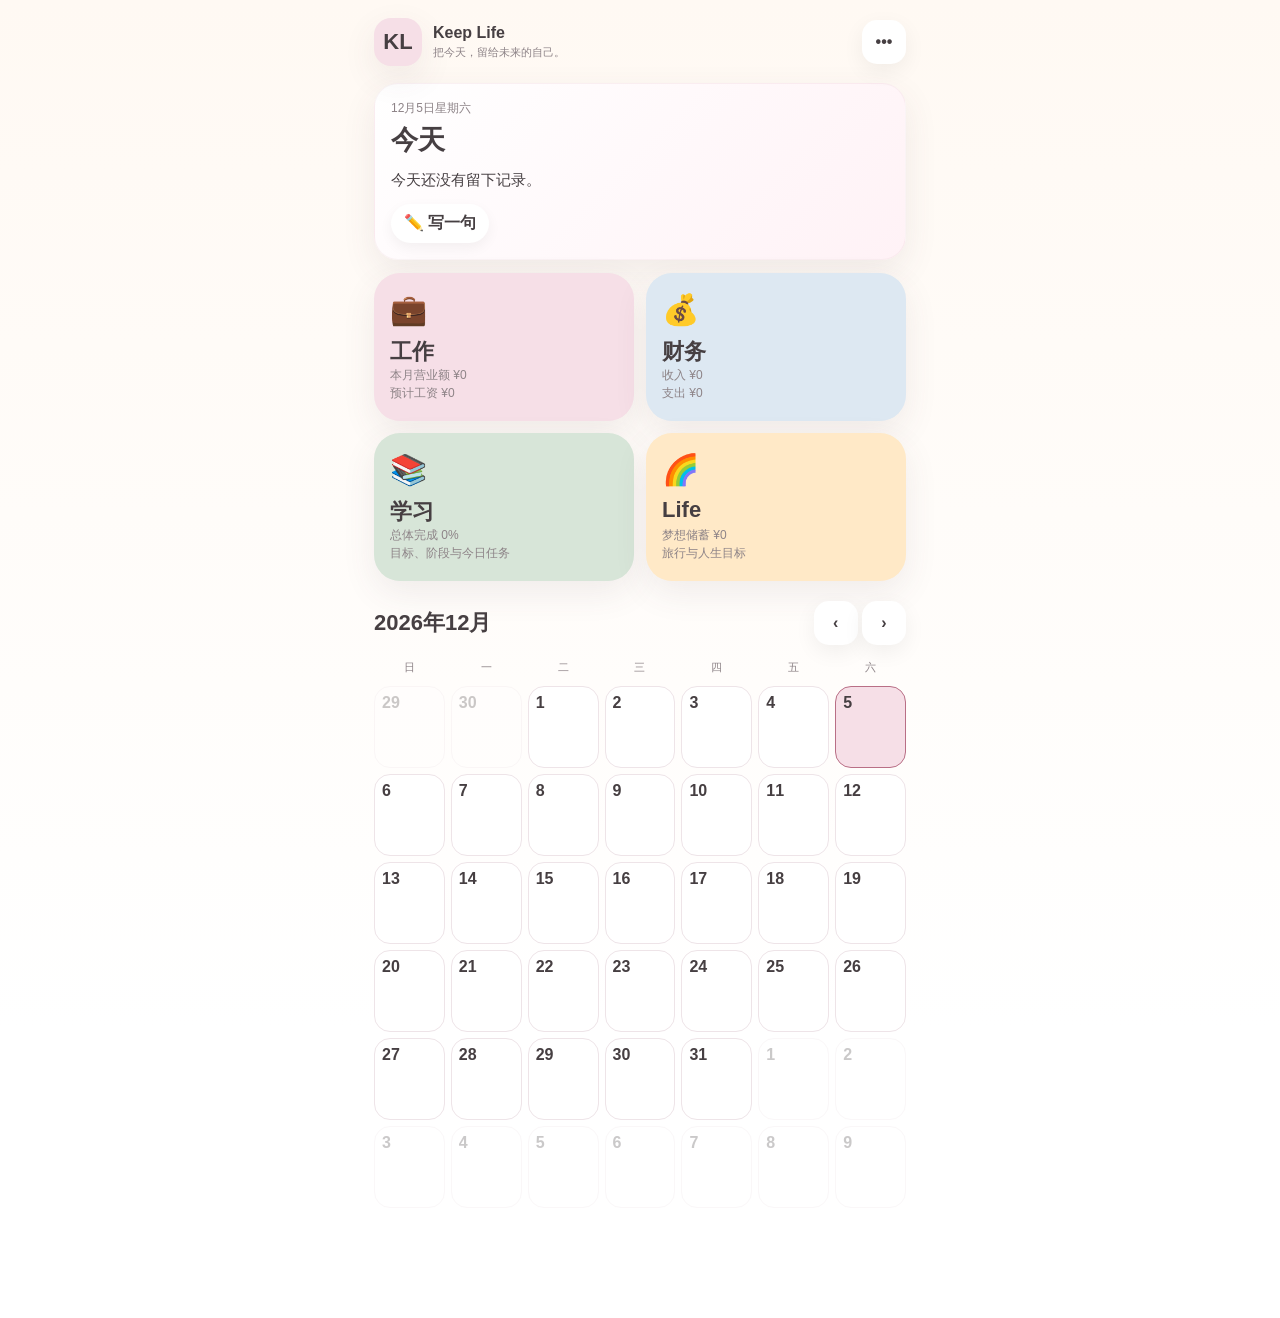
<file: index.html>
<!doctype html>
<html lang="zh-CN">
<head>
<meta charset="utf-8">
<meta name="viewport" content="width=device-width,initial-scale=1,viewport-fit=cover">
<meta name="theme-color" content="#fff9f3">
<meta name="apple-mobile-web-app-capable" content="yes">
<meta name="apple-mobile-web-app-title" content="KL">
<link rel="manifest" href="manifest.json">
<link rel="apple-touch-icon" href="icon-192.png">
<link rel="stylesheet" href="styles.css">
<title>KL · Keep Life</title>
</head>
<body>
<div class="app">
<header class="topbar">
  <button class="brand" data-action="home">
    <span class="logo">KL</span>
    <span><strong>Keep Life</strong><small>把今天，留给未来的自己。</small></span>
  </button>
  <button class="icon-btn" data-action="settings">•••</button>
</header>
<main>
  <section id="home-view" class="view active"></section>
  <section id="work-view" class="view"></section>
  <section id="finance-view" class="view"></section>
  <section id="study-view" class="view"></section>
  <section id="life-view" class="view"></section>
  <section id="day-view" class="view"></section>
  <section id="settings-view" class="view"></section>
</main>
</div>

<div id="overlay" class="overlay">
  <div class="modal">
    <div class="modal-head"><h2 id="modal-title"></h2><button class="icon-btn compact" data-action="close-modal">×</button></div>
    <div id="modal-body"></div>
  </div>
</div>
<input id="import-file" type="file" accept=".json,application/json" hidden>
<script src="app.js"></script>
</body>
</html>
</file>
<file: styles.css>
:root{
 --bg:#fff9f3;--surface:#fff;--text:#463f42;--muted:#8d8387;--line:#eee4e8;
 --pink:#b96f86;--pinkSoft:#f6dfe7;--blueSoft:#dde8f2;--greenSoft:#d7e5d8;
 --yellowSoft:#ffe9c7;--green:#6f8c76;--danger:#c95f69;
 --shadow:0 12px 34px rgba(93,70,78,.09);--radius:24px
}
*{box-sizing:border-box}
html{background:var(--bg)}
body{margin:0;min-height:100vh;background:linear-gradient(180deg,var(--bg),#fff 78%);color:var(--text);font-family:-apple-system,BlinkMacSystemFont,"SF Pro Display","Segoe UI",sans-serif}
button,input,select,textarea{font:inherit}
button{cursor:pointer;color:inherit}
.app{max-width:560px;margin:auto;padding:18px 14px 110px}
.topbar{display:flex;justify-content:space-between;align-items:center;margin-bottom:17px}
.brand{border:0;background:transparent;display:flex;align-items:center;gap:11px;text-align:left;padding:0}
.logo{display:grid;place-items:center;width:48px;height:48px;border-radius:17px;background:var(--pinkSoft);font-weight:900;font-size:22px;box-shadow:var(--shadow)}
.brand strong,.brand small{display:block}.brand small{font-size:11px;color:var(--muted);margin-top:3px}
.icon-btn{border:0;width:44px;height:44px;border-radius:15px;background:#fff;box-shadow:0 7px 22px rgba(0,0,0,.06);font-weight:900}
.icon-btn.compact{width:34px;height:34px;box-shadow:none;font-size:22px}
.view{display:none}.view.active{display:block}
.card{background:#fff;border-radius:var(--radius);padding:16px;box-shadow:var(--shadow);border:1px solid rgba(185,111,134,.07)}
.today-card{background:linear-gradient(135deg,#fff,#fff2f6);margin-bottom:13px}
.today-date{font-size:12px;color:var(--muted)}.today-title{font-size:27px;font-weight:900;margin-top:5px}
.today-copy{font-size:15px;line-height:1.6;margin-top:10px;white-space:pre-wrap}
.module-grid{display:grid;grid-template-columns:1fr 1fr;gap:12px}
.module{border:0;border-radius:26px;min-height:148px;padding:19px 16px;text-align:left;box-shadow:var(--shadow);display:flex;flex-direction:column;justify-content:space-between}
.module.work{background:var(--pinkSoft)}.module.finance{background:var(--blueSoft)}.module.study{background:var(--greenSoft)}.module.life{background:var(--yellowSoft)}
.module-icon{font-size:30px}.module-name{font-size:22px;font-weight:900;margin-top:10px}.module-summary{font-size:12px;color:var(--muted);line-height:1.45}
.section-head{display:flex;justify-content:space-between;align-items:center;margin:20px 0 10px}
.section-title{font-size:22px;font-weight:900}.page-title{font-size:26px;font-weight:900}.subtitle{font-size:12px;color:var(--muted);margin-top:4px}
.back{border:0;background:transparent;color:var(--pink);font-weight:900;padding:2px 0 12px}
.pill{border:0;border-radius:999px;background:#fff;padding:9px 13px;box-shadow:0 5px 14px rgba(0,0,0,.05);font-weight:800}
.primary,.secondary,.danger{width:100%;border:0;border-radius:16px;padding:14px;font-weight:900;margin-top:12px}
.primary{background:var(--pink);color:#fff}.secondary{background:#f1eaed}.danger{background:#f8e1e4;color:var(--danger)}
.metric-grid{display:grid;grid-template-columns:1fr 1fr;gap:10px}
.metric{border-radius:21px;padding:15px;background:#fff;box-shadow:0 6px 18px rgba(0,0,0,.05)}
.metric.pink{background:var(--pinkSoft)}.metric.blue{background:var(--blueSoft)}.metric.green{background:var(--greenSoft)}.metric.yellow{background:var(--yellowSoft)}
.label{font-size:11px;color:var(--muted)}.value{font-size:20px;font-weight:900;margin-top:6px}
.data-row{display:flex;justify-content:space-between;gap:12px;padding:8px 0}.data-row+.data-row{border-top:1px solid rgba(70,63,66,.07)}
.month-nav{display:flex;align-items:center;justify-content:space-between;margin:20px 0 10px}.month-name{font-size:22px;font-weight:900}
.calendar{display:grid;grid-template-columns:repeat(7,1fr);gap:6px}
.weekday{text-align:center;color:var(--muted);font-size:11px;padding:5px 0}
.day-cell{min-height:82px;border:1px solid var(--line);background:#fff;border-radius:16px;padding:7px;display:flex;flex-direction:column;text-align:left}
.day-cell.out{opacity:.28}.day-cell.today{background:var(--pinkSoft);border-color:var(--pink)}
.day-number{font-weight:900}.day-sales{font-size:9px;font-weight:800;margin-top:auto;white-space:nowrap;overflow:hidden}.day-dots{font-size:9px;letter-spacing:1px;margin-top:3px}
.list{display:flex;flex-direction:column;gap:11px}.list-card{background:#fff;border-radius:20px;padding:14px;box-shadow:0 6px 18px rgba(0,0,0,.05)}
.work-entry{display:grid;grid-template-columns:1fr auto;gap:10px}.entry-title{font-weight:900}.entry-meta{font-size:12px;color:var(--muted);margin-top:4px;line-height:1.5}
.actions{display:flex;gap:8px;margin-top:9px}.text-btn{border:0;background:transparent;color:var(--pink);font-size:12px;font-weight:900;padding:0}
.progress{height:12px;background:#eee;border-radius:999px;overflow:hidden;margin:10px 0}.bar{height:100%;background:var(--green)}
.empty{text-align:center;color:var(--muted);padding:38px 12px}
.overlay{position:fixed;inset:0;background:rgba(40,31,34,.3);display:none;align-items:center;justify-content:center;padding:18px;z-index:30}
.overlay.show{display:flex}.modal{width:min(100%,470px);max-height:89vh;overflow:auto;background:#fff;border-radius:26px;padding:18px}.modal-head{display:flex;justify-content:space-between;align-items:center}.modal-head h2{margin:0}
.field{margin-top:12px}.field label{display:block;font-size:12px;color:var(--muted);margin-bottom:5px}.field input,.field select,.field textarea{width:100%;border:1px solid var(--line);border-radius:15px;padding:12px 13px;background:#fff}.field textarea{min-height:100px;resize:vertical}
.stage{margin-top:12px}.task{display:flex;justify-content:space-between;gap:10px;padding:9px 0;border-top:1px solid rgba(70,63,66,.07)}
.dot-blue{color:#7295b0}.dot-green{color:#719275}.dot-yellow{color:#d5a643}
@media(max-width:380px){.module-grid,.metric-grid{grid-template-columns:1fr}.day-cell{min-height:72px}.brand small{display:none}}


/* V2.1 finance detail only — homepage styles untouched */
.finance-toolbar{display:flex;align-items:center;justify-content:space-between;gap:10px;margin:18px 0 12px}
.finance-filters{display:flex;gap:7px;background:#fff;border-radius:999px;padding:4px;box-shadow:0 5px 14px rgba(0,0,0,.05)}
.filter-btn{border:0;border-radius:999px;background:transparent;padding:8px 12px;font-size:12px;font-weight:900;color:var(--muted)}
.filter-btn.active{background:var(--blueSoft);color:var(--text)}
.finance-groups{display:flex;flex-direction:column;gap:18px}
.finance-day{display:flex;flex-direction:column;gap:9px}
.finance-day-head{display:flex;justify-content:space-between;align-items:flex-end;padding:0 4px}
.finance-day-head strong,.finance-day-head span{display:block}.finance-day-head span{font-size:10px;color:var(--muted);margin-top:2px}
.finance-day-total{font-size:12px;font-weight:900;color:var(--muted)}
.finance-entry{display:grid;grid-template-columns:42px 1fr auto;gap:11px;align-items:center}
.finance-icon{width:42px;height:42px;display:grid;place-items:center;border-radius:14px;background:var(--blueSoft);font-size:20px}
.finance-main{min-width:0}.finance-main .entry-title{white-space:nowrap;overflow:hidden;text-overflow:ellipsis}
.finance-amount{white-space:nowrap}.finance-amount.expense{color:var(--text)}.finance-amount.income{color:var(--green)}
@media(max-width:380px){.finance-toolbar{align-items:flex-start;flex-direction:column}.finance-entry{grid-template-columns:38px 1fr auto}.finance-icon{width:38px;height:38px}}
</file>
